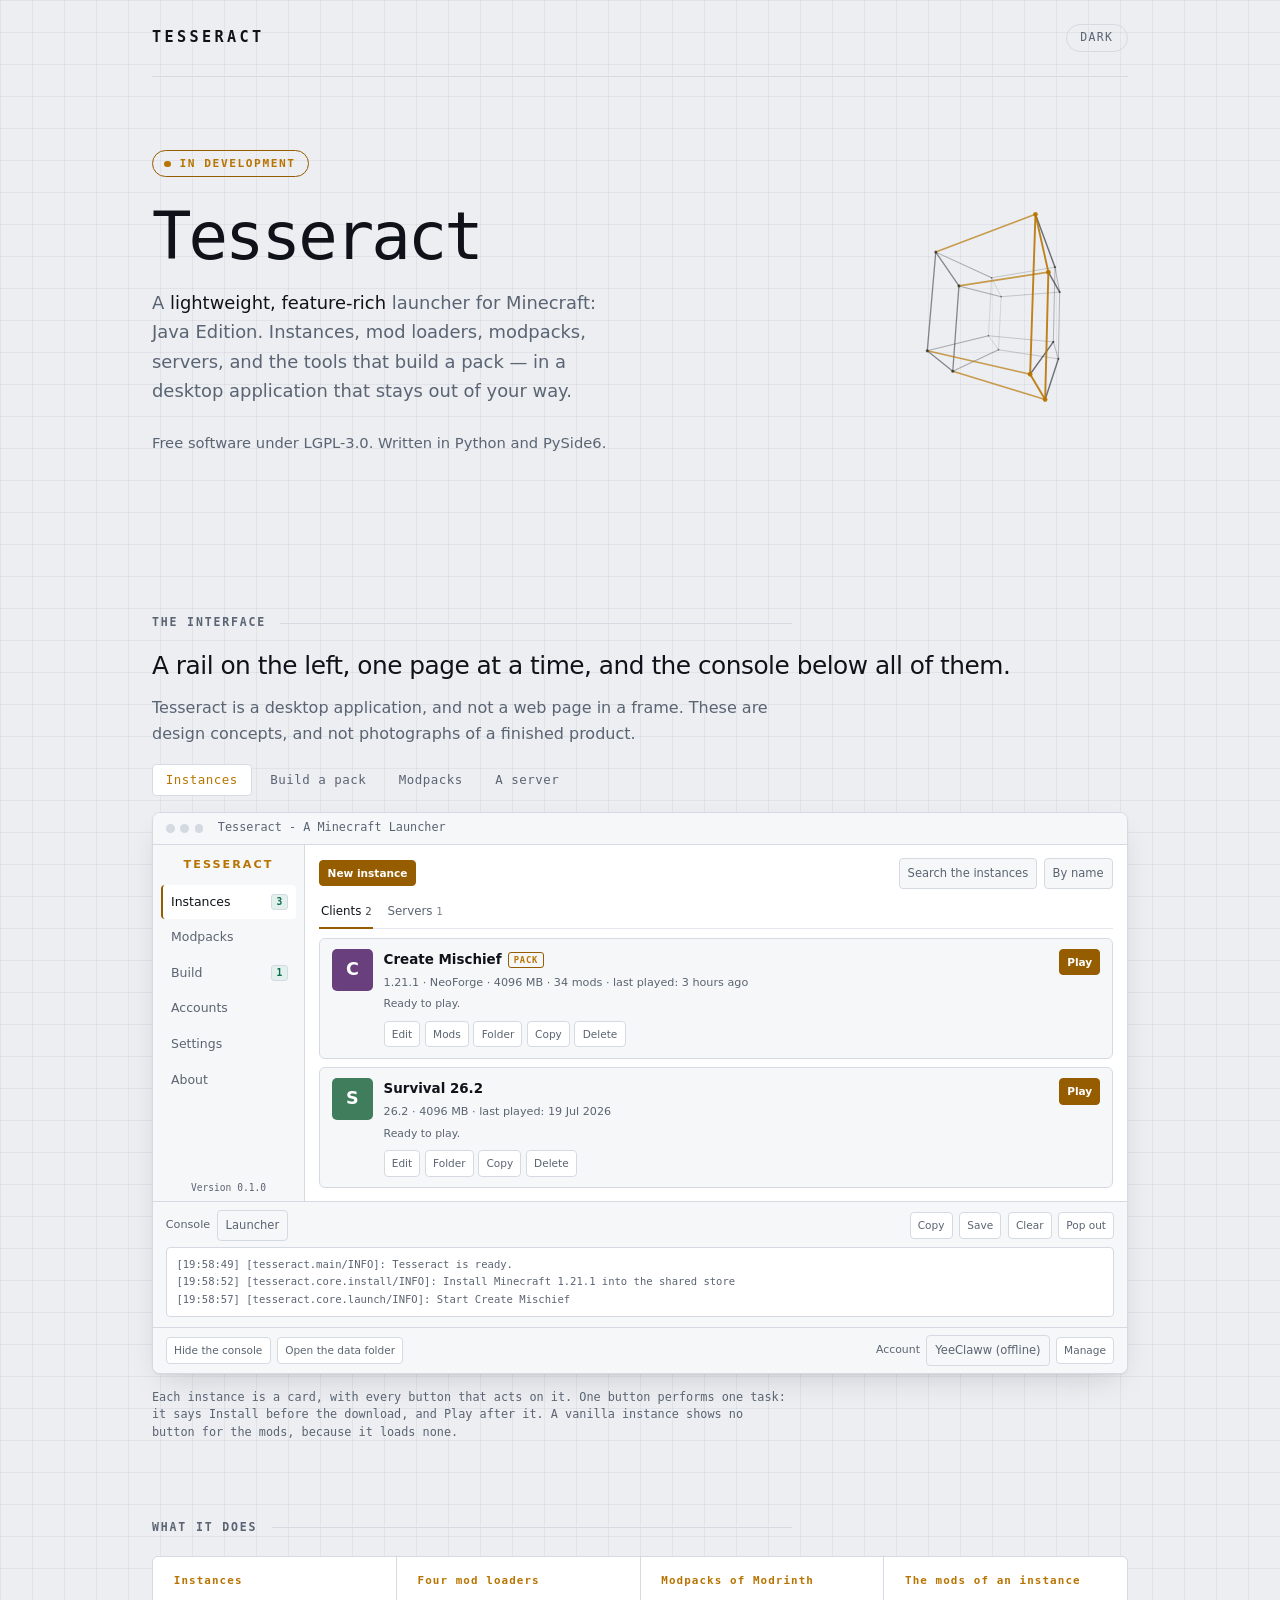
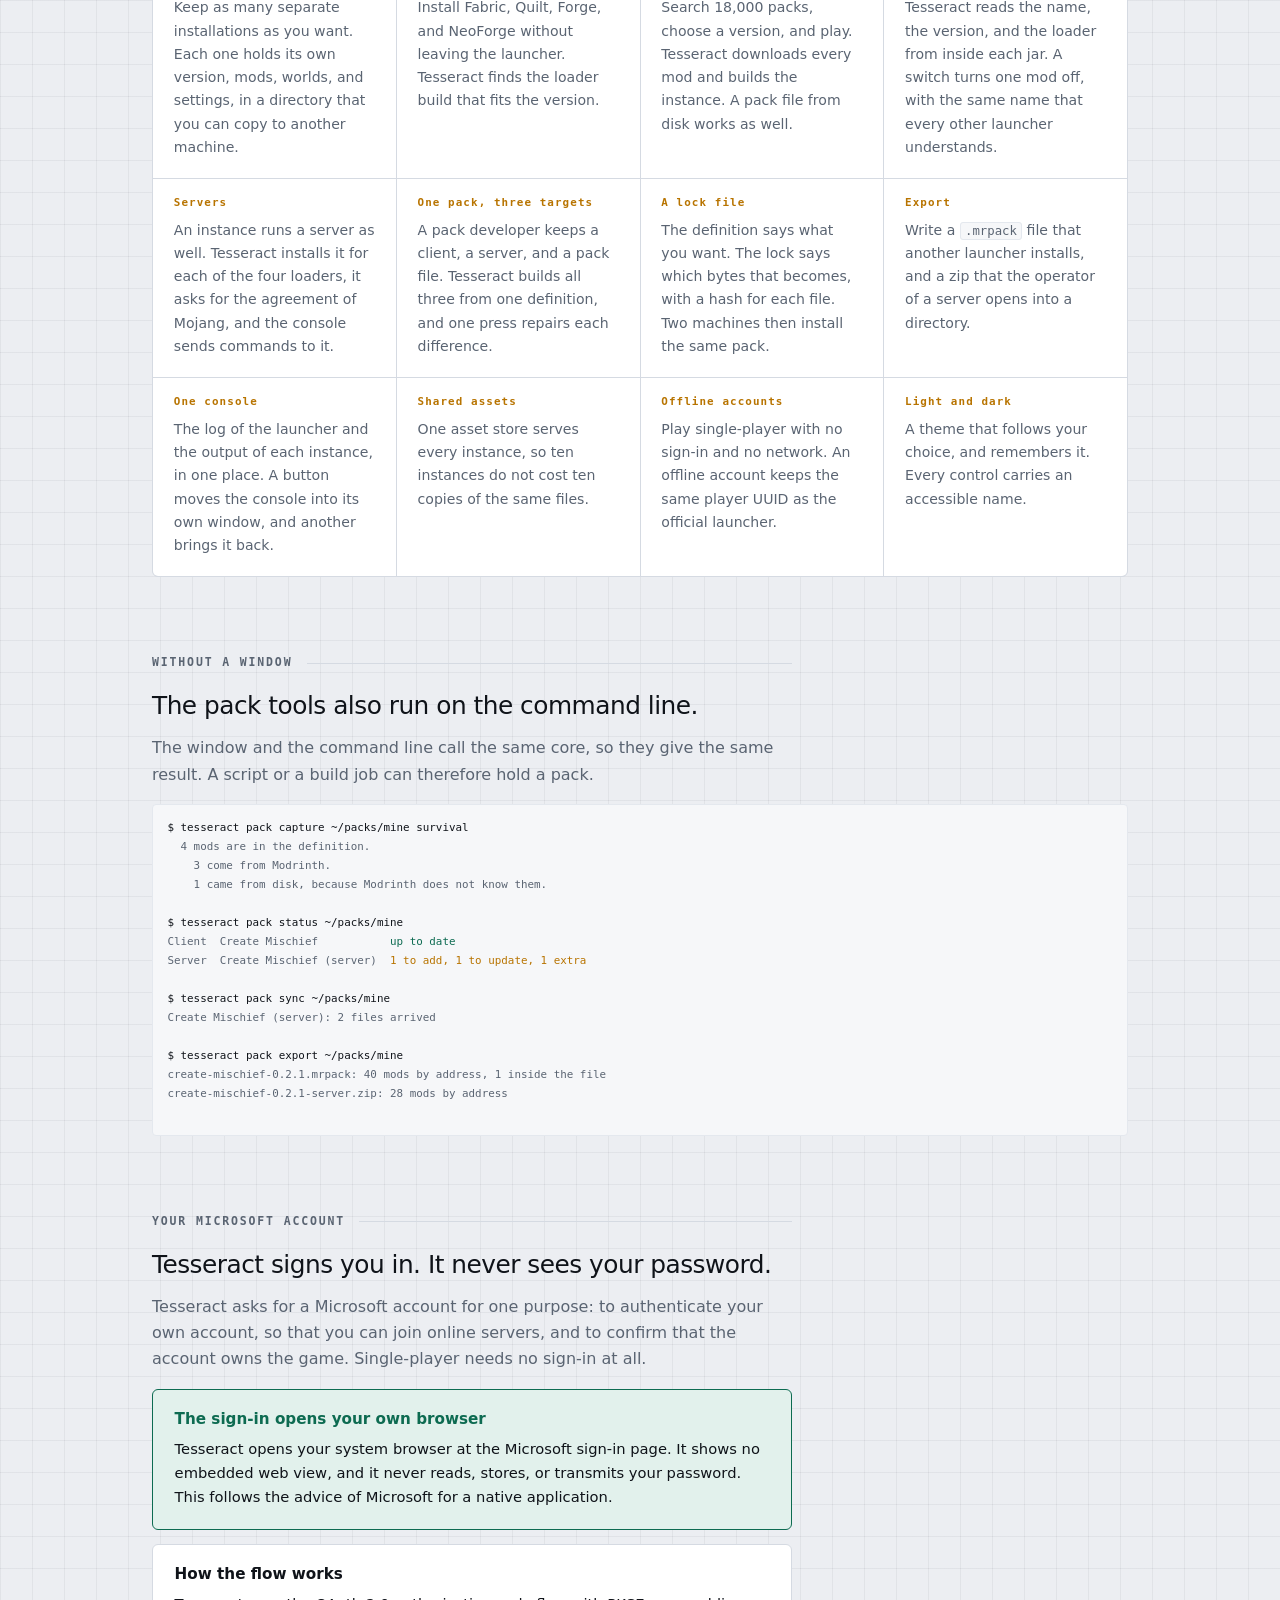
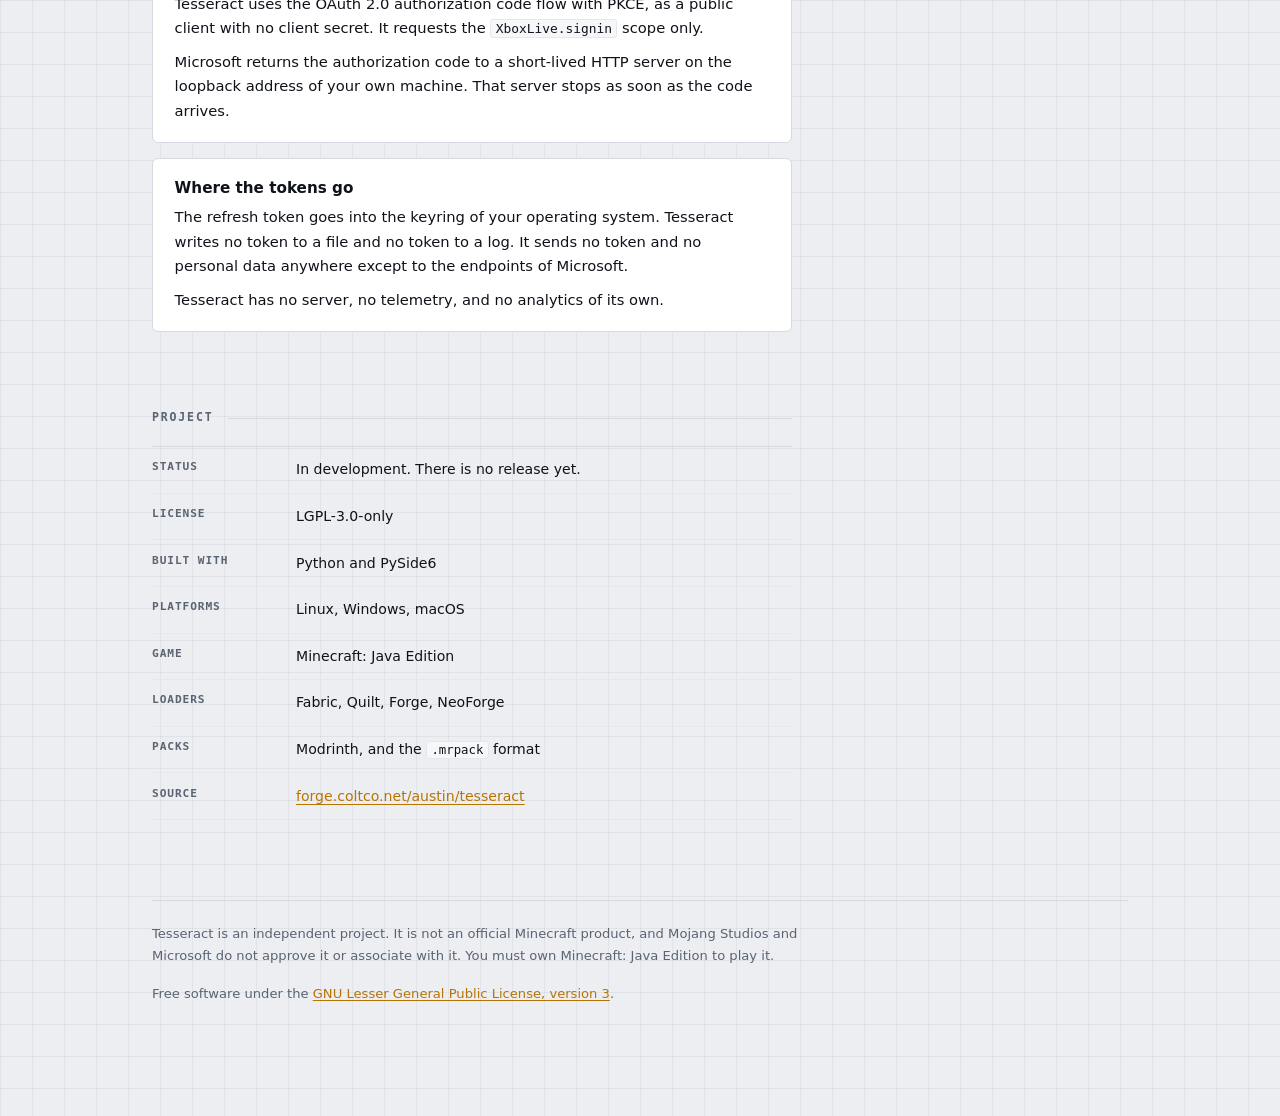
<file: index.html>
<!doctype html>
<html lang="en">
<head>
<meta charset="utf-8">
<meta name="viewport" content="width=device-width, initial-scale=1">
<title>Tesseract</title>
<meta name="description" content="Tesseract is a free and open-source Minecraft launcher, written in Python and PySide6, licensed under LGPL-3.0.">
<meta name="color-scheme" content="light dark">
<link rel="stylesheet" href="style.css">
<script src="theme.js"></script>
</head>
<body>
<a class="skip" href="#main">Skip to the content</a>
<div class="sheet">

  <header class="masthead">
    <div class="wordmark">Tesseract</div>
    <button class="theme-toggle" id="theme" type="button">Dark</button>
  </header>

  <main id="main" tabindex="-1">

  <!-- ============================== Hero ============================== -->

  <div class="hero">
    <div>
      <div class="status"><span class="dot"></span>In development</div>
      <h1>Tesseract</h1>
      <p class="lede">
        A <strong>lightweight, feature-rich</strong> launcher for Minecraft:
        Java Edition. Instances, mod loaders, modpacks, servers, and the tools
        that build a pack — in a desktop application that stays out of your way.
      </p>
      <p class="lede" style="font-size:.92rem">
        Free software under LGPL-3.0. Written in Python and PySide6.
      </p>
    </div>
    <canvas id="tesseract" width="440" height="440" aria-label="A rotating four-dimensional hypercube."></canvas>
  </div>

  <!-- ============================ Interface ============================ -->

  <section>
    <p class="eyebrow">The interface</p>
    <h2>A rail on the left, one page at a time, and the console below all of them.</h2>
    <p style="color:var(--muted)">
      Tesseract is a desktop application, and not a web page in a frame. These
      are design concepts, and not photographs of a finished product.
    </p>

    <div class="tabs" role="tablist" aria-label="The pages of the launcher">
      <button class="tab" role="tab" aria-selected="true"  aria-controls="s1" id="t1" type="button">Instances</button>
      <button class="tab" role="tab" aria-selected="false" aria-controls="s2" id="t2" type="button">Build a pack</button>
      <button class="tab" role="tab" aria-selected="false" aria-controls="s3" id="t3" type="button">Modpacks</button>
      <button class="tab" role="tab" aria-selected="false" aria-controls="s4" id="t4" type="button">A server</button>
    </div>

    <!-- ---- 1. Instances ---- -->
    <div class="shot is-active" id="s1" role="tabpanel" aria-labelledby="t1">
      <div class="frame">
      <div class="app">
        <div class="app-bar">
          <div class="lights"><i></i><i></i><i></i></div>
          <div class="name">Tesseract - A Minecraft Launcher</div>
        </div>
        <div class="app-body2">
          <div class="rail">
            <div class="rail-mark">TESSERACT</div>
            <div class="rail-item on">Instances <span class="rail-badge">3</span></div>
            <div class="rail-item">Modpacks</div>
            <div class="rail-item">Build <span class="rail-badge">1</span></div>
            <div class="rail-item">Accounts</div>
            <div class="rail-item">Settings</div>
            <div class="rail-item">About</div>
            <div class="rail-foot">Version 0.1.0</div>
          </div>
          <div class="page">
            <div class="page-head">
              <span class="mini go">New instance</span>
              <span class="spacer" style="flex:1"></span>
              <span class="field-mock">Search the instances</span>
              <span class="field-mock">By name</span>
            </div>
            <div class="kindtabs">
              <span class="kindtab on">Clients <i>2</i></span>
              <span class="kindtab">Servers <i>1</i></span>
            </div>
            <div class="cards">
              <div class="card">
                <div class="card-icon" style="background:#6a3f7d">C</div>
                <div class="card-main">
                  <div class="card-title">Create Mischief <span class="mark pack">PACK</span></div>
                  <div class="card-facts">1.21.1 &middot; NeoForge &middot; 4096 MB &middot; 34 mods &middot; last played: 3 hours ago</div>
                  <div class="card-state">Ready to play.</div>
                  <div class="card-actions">
                    <span class="mini">Edit</span><span class="mini">Mods</span>
                    <span class="mini">Folder</span><span class="mini">Copy</span>
                    <span class="mini">Delete</span>
                  </div>
                </div>
                <div class="card-side"><span class="mini go">Play</span></div>
              </div>
              <div class="card">
                <div class="card-icon" style="background:#3f7d5c">S</div>
                <div class="card-main">
                  <div class="card-title">Survival 26.2</div>
                  <div class="card-facts">26.2 &middot; 4096 MB &middot; last played: 19 Jul 2026</div>
                  <div class="card-state">Ready to play.</div>
                  <div class="card-actions">
                    <span class="mini">Edit</span><span class="mini">Folder</span>
                    <span class="mini">Copy</span><span class="mini">Delete</span>
                  </div>
                </div>
                <div class="card-side"><span class="mini go">Play</span></div>
              </div>
            </div>
          </div>
        </div>
        <div class="dock">
          <div class="dock-head">
            <span class="who">Console</span>
            <span class="field-mock">Launcher</span>
            <span class="spacer"></span>
            <span class="mini">Copy</span><span class="mini">Save</span>
            <span class="mini">Clear</span><span class="mini">Pop out</span>
          </div>
          <div class="dock-log">[19:58:49] [tesseract.main/INFO]: Tesseract is ready.
[19:58:52] [tesseract.core.install/INFO]: Install Minecraft 1.21.1 into the shared store
[19:58:57] [tesseract.core.launch/INFO]: Start Create Mischief</div>
        </div>
        <div class="statusbar">
          <span class="mini">Hide the console</span>
          <span class="mini">Open the data folder</span>
          <span class="spacer"></span>
          <span>Account</span>
          <span class="field-mock">YeeClaww (offline)</span>
          <span class="mini">Manage</span>
        </div>
      </div>
      </div>
      <p class="caption">
        Each instance is a card, with every button that acts on it. One button
        performs one task: it says Install before the download, and Play after
        it. A vanilla instance shows no button for the mods, because it loads
        none.
      </p>
    </div>

    <!-- ---- 2. Build a pack ---- -->
    <div class="shot" id="s2" role="tabpanel" aria-labelledby="t2" hidden>
      <div class="frame">
      <div class="app">
        <div class="app-bar">
          <div class="lights"><i></i><i></i><i></i></div>
          <div class="name">Tesseract - Build</div>
        </div>
        <div class="app-body2">
          <div class="rail">
            <div class="rail-mark">TESSERACT</div>
            <div class="rail-item">Instances <span class="rail-badge">3</span></div>
            <div class="rail-item">Modpacks</div>
            <div class="rail-item on">Build <span class="rail-badge">1</span></div>
            <div class="rail-item">Accounts</div>
            <div class="rail-item">Settings</div>
            <div class="rail-item">About</div>
            <div class="rail-foot">Version 0.1.0</div>
          </div>
          <div class="page">
            <div class="page-title">Build</div>
            <p class="page-note">
              One definition builds three targets: the client that you play, the
              server that you test, and the pack file that you give away.
            </p>
            <div class="page-head">
              <span class="mini go">New pack</span>
              <span class="mini">Capture an instance</span>
              <span class="mini">Open a pack folder</span>
            </div>
            <div class="cards">
              <div class="card" style="display:block">
                <div class="card-title">Create Mischief <span class="mark">PACK</span></div>
                <div class="card-facts">Minecraft 1.21.1 &middot; NeoForge &middot; 34 mods</div>
                <div class="card-state">Locked: 41 files, 41 client and 28 server. 9 have no side from Modrinth.</div>
                <div class="targets">
                  <span class="who">CLIENT</span><span class="what">Create Mischief</span><span class="ok">up to date</span>
                  <span class="who">SERVER</span><span class="what">Create Mischief (server)</span><span class="drift">1 to add, 1 to update, 1 extra</span>
                  <span class="who">FILE</span><span class="what">The pack file</span><span class="ok">0.2.1: a pack file and a server pack</span>
                </div>
                <div class="card-actions">
                  <span class="mini go">Sync every target</span>
                  <span class="mini">Differences</span>
                  <span class="mini">Update the client</span>
                  <span class="mini">Update the server</span>
                  <span class="mini">Export</span>
                </div>
                <div class="card-actions">
                  <span class="mini">Add mods</span>
                  <span class="mini">Check for updates</span>
                  <span class="mini">Lock</span>
                  <span class="mini">Folder</span>
                  <span class="mini">Forget</span>
                </div>
              </div>
            </div>
          </div>
        </div>
        <div class="statusbar">
          <span class="mini">Hide the console</span>
          <span class="spacer"></span>
          <span>Account</span>
          <span class="field-mock">YeeClaww (offline)</span>
        </div>
      </div>
      </div>
      <p class="caption">
        A pack developer keeps a client, a server, and a pack file. Tesseract
        reads each one against the lock, and it names the difference. One press
        repairs every target. A mod that the lock does not name stays, because
        that mod is often the work of a person.
      </p>
    </div>

    <!-- ---- 3. Modpacks ---- -->
    <div class="shot" id="s3" role="tabpanel" aria-labelledby="t3" hidden>
      <div class="frame">
      <div class="app">
        <div class="app-bar">
          <div class="lights"><i></i><i></i><i></i></div>
          <div class="name">Tesseract - Modpacks</div>
        </div>
        <div class="app-body2">
          <div class="rail">
            <div class="rail-mark">TESSERACT</div>
            <div class="rail-item">Instances <span class="rail-badge">3</span></div>
            <div class="rail-item on">Modpacks</div>
            <div class="rail-item">Build <span class="rail-badge">1</span></div>
            <div class="rail-item">Accounts</div>
            <div class="rail-item">Settings</div>
            <div class="rail-item">About</div>
            <div class="rail-foot">Version 0.1.0</div>
          </div>
          <div class="page">
            <div class="page-title">Modpacks</div>
            <p class="page-note">
              Search the modpacks of Modrinth, and install one with the version
              that you choose.
            </p>
            <div class="page-head">
              <span class="field-mock grow">Search the modpacks of Modrinth</span>
              <span class="field-mock">Best match</span>
              <span class="field-mock">Any loader</span>
              <span class="field-mock">Any version</span>
            </div>
            <div>
              <div class="hit">
                <span class="thumb"></span>
                <span class="who"><b>Fabulously Optimized</b><span>robotkoer &middot; 16.0M downloads &middot; Minecraft 26.2</span></span>
                <span class="mini go">Install</span>
              </div>
              <div class="hit">
                <span class="thumb"></span>
                <span class="who"><b>Cobblemon Official Modpack</b><span>CobbledStudios &middot; 9.8M downloads &middot; Minecraft 1.21.1</span></span>
                <span class="mini go">Install</span>
              </div>
              <div class="hit">
                <span class="thumb"></span>
                <span class="who"><b>Better MC [FABRIC]</b><span>SHXRKIE &middot; 3.1M downloads &middot; Minecraft 1.20.1</span></span>
                <span class="mini go">Install</span>
              </div>
            </div>
            <div class="pager">
              <span class="pg step off">Previous</span>
              <span class="pg on">1</span><span class="pg">2</span><span class="pg">3</span>
              <span class="gap">&hellip;</span><span class="pg">908</span>
              <span class="pg step">Next</span>
            </div>
            <div class="page-note" style="text-align:center">1 to 20 of 18,147 modpacks &middot; page 1 of 908</div>
          </div>
        </div>
        <div class="statusbar">
          <span class="mini">Hide the console</span>
          <span class="spacer"></span>
          <span>Account</span>
          <span class="field-mock">YeeClaww (offline)</span>
        </div>
      </div>
      </div>
      <p class="caption">
        The results come in pages, and each page replaces the list. A list that
        only grows hides how much a search found, and it gives no way back to a
        pack that you passed.
      </p>
    </div>

    <!-- ---- 4. A server ---- -->
    <div class="shot" id="s4" role="tabpanel" aria-labelledby="t4" hidden>
      <div class="frame">
      <div class="app">
        <div class="app-bar">
          <div class="lights"><i></i><i></i><i></i></div>
          <div class="name">Tesseract - A Minecraft Launcher</div>
        </div>
        <div class="app-body2">
          <div class="rail">
            <div class="rail-mark">TESSERACT</div>
            <div class="rail-item on">Instances <span class="rail-badge">3</span></div>
            <div class="rail-item">Modpacks</div>
            <div class="rail-item">Build <span class="rail-badge">1</span></div>
            <div class="rail-item">Accounts</div>
            <div class="rail-item">Settings</div>
            <div class="rail-item">About</div>
            <div class="rail-foot">Version 0.1.0</div>
          </div>
          <div class="page">
            <div class="kindtabs">
              <span class="kindtab">Clients <i>2</i></span>
              <span class="kindtab on">Servers <i>1</i></span>
            </div>
            <div class="cards">
              <div class="card">
                <div class="card-icon" style="background:#7d3f4f">C</div>
                <div class="card-main">
                  <div class="card-title">
                    Create Mischief (server)
                    <span class="mark server">SERVER</span>
                    <span class="mark pack">PACK</span>
                  </div>
                  <div class="card-facts">1.21.1 &middot; NeoForge &middot; Server &middot; 4096 MB &middot; 28 mods</div>
                  <div class="card-state">This server runs now.</div>
                  <div class="card-actions">
                    <span class="mini">Edit</span><span class="mini">Mods</span>
                    <span class="mini">Folder</span><span class="mini">Copy</span>
                    <span class="mini">Delete</span>
                  </div>
                </div>
                <div class="card-side"><span class="mini warn">Stop</span></div>
              </div>
            </div>
          </div>
        </div>
        <div class="dock">
          <div class="dock-head">
            <span class="who">Console</span>
            <span class="field-mock">Create Mischief (server)</span>
            <span class="spacer"></span>
            <span class="mini">Copy</span><span class="mini">Save</span>
            <span class="mini">Clear</span><span class="mini">Pop out</span>
          </div>
          <div class="dock-log">[19:58:05] [ServerMain/INFO]: Starting minecraft server version 1.21.1
[19:58:06] [Server thread/INFO]: Preparing level "world"
<b>[19:58:08] [Server thread/INFO]: Done (2.309s)! For help, type "help"</b>
[19:58:20] [Server thread/INFO]: YeeClaww joined the game</div>
          <div class="dock-input">say the pack is live</div>
        </div>
        <div class="statusbar">
          <span class="mini">Hide the console</span>
          <span class="spacer"></span>
          <span>Create Mischief (server) runs.</span>
        </div>
      </div>
      </div>
      <p class="caption">
        A server is an instance with no account. Tesseract shows the agreement
        of Mojang before the first start, and it writes <code>eula.txt</code>
        only after you accept it. The Stop button sends the word
        <code>stop</code>, so the server saves every world.
      </p>
    </div>
  </section>

  <!-- ============================ Features ============================ -->

  <section>
    <p class="eyebrow">What it does</p>
    <div class="grid">
      <div class="cell">
        <span class="n">Instances</span>
        <p>Keep as many separate installations as you want. Each one holds its own version, mods, worlds, and settings, in a directory that you can copy to another machine.</p>
      </div>
      <div class="cell">
        <span class="n">Four mod loaders</span>
        <p>Install Fabric, Quilt, Forge, and NeoForge without leaving the launcher. Tesseract finds the loader build that fits the version.</p>
      </div>
      <div class="cell">
        <span class="n">Modpacks of Modrinth</span>
        <p>Search 18,000 packs, choose a version, and play. Tesseract downloads every mod and builds the instance. A pack file from disk works as well.</p>
      </div>
      <div class="cell">
        <span class="n">The mods of an instance</span>
        <p>Tesseract reads the name, the version, and the loader from inside each jar. A switch turns one mod off, with the same name that every other launcher understands.</p>
      </div>
      <div class="cell">
        <span class="n">Servers</span>
        <p>An instance runs a server as well. Tesseract installs it for each of the four loaders, it asks for the agreement of Mojang, and the console sends commands to it.</p>
      </div>
      <div class="cell">
        <span class="n">One pack, three targets</span>
        <p>A pack developer keeps a client, a server, and a pack file. Tesseract builds all three from one definition, and one press repairs each difference.</p>
      </div>
      <div class="cell">
        <span class="n">A lock file</span>
        <p>The definition says what you want. The lock says which bytes that becomes, with a hash for each file. Two machines then install the same pack.</p>
      </div>
      <div class="cell">
        <span class="n">Export</span>
        <p>Write a <code>.mrpack</code> file that another launcher installs, and a zip that the operator of a server opens into a directory.</p>
      </div>
      <div class="cell">
        <span class="n">One console</span>
        <p>The log of the launcher and the output of each instance, in one place. A button moves the console into its own window, and another brings it back.</p>
      </div>
      <div class="cell">
        <span class="n">Shared assets</span>
        <p>One asset store serves every instance, so ten instances do not cost ten copies of the same files.</p>
      </div>
      <div class="cell">
        <span class="n">Offline accounts</span>
        <p>Play single-player with no sign-in and no network. An offline account keeps the same player UUID as the official launcher.</p>
      </div>
      <div class="cell">
        <span class="n">Light and dark</span>
        <p>A theme that follows your choice, and remembers it. Every control carries an accessible name.</p>
      </div>
    </div>
  </section>

  <!-- ============================ The command line ============================ -->

  <section>
    <p class="eyebrow">Without a window</p>
    <h2>The pack tools also run on the command line.</h2>
    <p style="color:var(--muted)">
      The window and the command line call the same core, so they give the same
      result. A script or a build job can therefore hold a pack.
    </p>
    <div class="cli"><i>$ tesseract pack capture ~/packs/mine survival</i>
  4 mods are in the definition.
    3 come from Modrinth.
    1 came from disk, because Modrinth does not know them.

<i>$ tesseract pack status ~/packs/mine</i>
Client  Create Mischief           <b>up to date</b>
Server  Create Mischief (server)  <em>1 to add, 1 to update, 1 extra</em>

<i>$ tesseract pack sync ~/packs/mine</i>
Create Mischief (server): 2 files arrived

<i>$ tesseract pack export ~/packs/mine</i>
create-mischief-0.2.1.mrpack: 40 mods by address, 1 inside the file
create-mischief-0.2.1-server.zip: 28 mods by address
    </div>
  </section>

  <!-- ============================= Account ============================= -->

  <section>
    <p class="eyebrow">Your Microsoft account</p>
    <h2>Tesseract signs you in. It never sees your password.</h2>
    <p style="color:var(--muted)">
      Tesseract asks for a Microsoft account for one purpose: to authenticate
      your own account, so that you can join online servers, and to confirm that
      the account owns the game. Single-player needs no sign-in at all.
    </p>

    <div class="stack">
      <div class="panel key">
        <h3>The sign-in opens your own browser</h3>
        <p>
          Tesseract opens your system browser at the Microsoft sign-in page. It
          shows no embedded web view, and it never reads, stores, or transmits
          your password. This follows the advice of Microsoft for a native
          application.
        </p>
      </div>

      <div class="panel">
        <h3>How the flow works</h3>
        <p>
          Tesseract uses the OAuth 2.0 authorization code flow with PKCE, as a
          public client with no client secret. It requests the
          <code>XboxLive.signin</code> scope only.
        </p>
        <p>
          Microsoft returns the authorization code to a short-lived HTTP server
          on the loopback address of your own machine. That server stops as soon
          as the code arrives.
        </p>
      </div>

      <div class="panel">
        <h3>Where the tokens go</h3>
        <p>
          The refresh token goes into the keyring of your operating system.
          Tesseract writes no token to a file and no token to a log. It sends no
          token and no personal data anywhere except to the endpoints of
          Microsoft.
        </p>
        <p>
          Tesseract has no server, no telemetry, and no analytics of its own.
        </p>
      </div>
    </div>
  </section>

  <!-- ============================== Facts ============================== -->

  <section>
    <p class="eyebrow">Project</p>
    <dl>
      <dt>Status</dt>
      <dd>In development. There is no release yet.</dd>
      <dt>License</dt>
      <dd>LGPL-3.0-only</dd>
      <dt>Built with</dt>
      <dd>Python and PySide6</dd>
      <dt>Platforms</dt>
      <dd>Linux, Windows, macOS</dd>
      <dt>Game</dt>
      <dd>Minecraft: Java Edition</dd>
      <dt>Loaders</dt>
      <dd>Fabric, Quilt, Forge, NeoForge</dd>
      <dt>Packs</dt>
      <dd>Modrinth, and the <code>.mrpack</code> format</dd>
      <dt>Source</dt>
      <dd><a href="https://forge.coltco.net/austin/tesseract">forge.coltco.net/austin/tesseract</a></dd>
    </dl>
  </section>

  </main>

  <footer>
    <p>
      Tesseract is an independent project. It is not an official Minecraft
      product, and Mojang Studios and Microsoft do not approve it or associate
      with it. You must own Minecraft: Java Edition to play it.
    </p>
    <p>
      Free software under the
      <a href="https://www.gnu.org/licenses/lgpl-3.0.html">GNU Lesser General Public License, version 3</a>.
    </p>
  </footer>

</div>

<script src="ui.js" defer></script>
<script src="hypercube.js" defer></script>
</body>
</html>
</file>
<file: style.css>
/* ---------------------------------------------------------------
   Tokens. The bare :root block is the complete light palette.
   The two blocks after it redefine tokens only.
   --------------------------------------------------------------- */

:root {
  --bg:        #eceef2;
  --panel:     #ffffff;
  --panel-2:   #f6f7f9;
  --line:      #d5dae2;
  --line-soft: #e4e8ee;
  --ink:       #0f1319;
  --muted:     #5a6472;
  --accent:    #965c00;
  --accent-hi: #b87400;
  --on-accent: #ffffff;
  --ok:        #0d6b51;
  --ok-bg:     #e2f1ec;
  --grid:      rgba(15, 19, 25, 0.05);
  --shadow:    0 1px 2px rgba(15,19,25,.06), 0 12px 32px -12px rgba(15,19,25,.18);
}

@media (prefers-color-scheme: dark) {
  :root:not([data-theme="light"]) {
    --bg:        #0c0f14;
    --panel:     #131820;
    --panel-2:   #19202a;
    --line:      #252d3a;
    --line-soft: #1c232e;
    --ink:       #e4e9f0;
    --muted:     #8a95a5;
    --accent:    #ffc061;
    --accent-hi: #ffd493;
    --on-accent: #1a1206;
    --ok:        #4fd6ab;
    --ok-bg:     #10251f;
    --grid:      rgba(255, 255, 255, 0.035);
    --shadow:    0 1px 2px rgba(0,0,0,.4), 0 16px 40px -16px rgba(0,0,0,.7);
  }
}

:root[data-theme="dark"] {
  --bg:        #0c0f14;
  --panel:     #131820;
  --panel-2:   #19202a;
  --line:      #252d3a;
  --line-soft: #1c232e;
  --ink:       #e4e9f0;
  --muted:     #8a95a5;
  --accent:    #ffc061;
  --accent-hi: #ffd493;
  --on-accent: #1a1206;
  --ok:        #4fd6ab;
  --ok-bg:     #10251f;
  --grid:      rgba(255, 255, 255, 0.035);
  --shadow:    0 1px 2px rgba(0,0,0,.4), 0 16px 40px -16px rgba(0,0,0,.7);
}

:root {
  --mono: ui-monospace, "JetBrains Mono", "SF Mono", "DejaVu Sans Mono", Menlo, Consolas, monospace;
  --sans: system-ui, -apple-system, "Segoe UI", Cantarell, "Noto Sans", Ubuntu, sans-serif;
  --col:  40rem;
}

* { box-sizing: border-box; }

html { scroll-behavior: smooth; }

body {
  margin: 0;
  background-color: var(--bg);
  /* Drafting grid. Two hairlines, offset so the content sits on the sheet. */
  background-image:
    linear-gradient(var(--grid) 1px, transparent 1px),
    linear-gradient(90deg, var(--grid) 1px, transparent 1px);
  background-size: 2rem 2rem;
  color: var(--ink);
  font: 400 16px/1.65 var(--sans);
  -webkit-font-smoothing: antialiased;
}

@media (prefers-reduced-motion: reduce) {
  html { scroll-behavior: auto; }
  *, *::before, *::after {
    animation-duration: .001ms !important;
    transition-duration: .001ms !important;
  }
}

.sheet {
  max-width: 64rem;
  margin: 0 auto;
  padding: 0 1.5rem 6rem;
}

/* ---------------------------------------------------------------
   Shared type
   --------------------------------------------------------------- */

.eyebrow {
  font: 600 .72rem/1 var(--mono);
  letter-spacing: .16em;
  text-transform: uppercase;
  color: var(--muted);
  display: flex;
  align-items: center;
  gap: .9rem;
  margin: 0 0 1.4rem;
}

.eyebrow::after {
  content: "";
  flex: 1;
  height: 1px;
  background: var(--line);
}

h2 {
  font: 500 1.55rem/1.25 var(--sans);
  letter-spacing: -.02em;
  text-wrap: balance;
  margin: 0 0 .8rem;
}

h3 {
  font: 600 .95rem/1.4 var(--sans);
  margin: 0 0 .4rem;
}

p { margin: 0 0 1rem; max-width: var(--col); }

a { color: var(--accent-hi); text-underline-offset: .18em; }
a:focus-visible,
button:focus-visible {
  outline: 2px solid var(--accent-hi);
  outline-offset: 2px;
  border-radius: 2px;
}

code {
  font: .875em/1.5 var(--mono);
  background: var(--panel-2);
  border: 1px solid var(--line-soft);
  border-radius: 3px;
  padding: .08em .34em;
}

section { margin-top: 5rem; }

/* ---------------------------------------------------------------
   Masthead
   --------------------------------------------------------------- */

.masthead {
  display: flex;
  align-items: center;
  justify-content: space-between;
  gap: 1rem;
  padding: 1.5rem 0;
  border-bottom: 1px solid var(--line);
}

.wordmark {
  font: 600 .95rem/1 var(--mono);
  letter-spacing: .22em;
  text-transform: uppercase;
}

.theme-toggle {
  font: 500 .72rem/1 var(--mono);
  letter-spacing: .12em;
  text-transform: uppercase;
  color: var(--muted);
  background: transparent;
  border: 1px solid var(--line);
  border-radius: 999px;
  padding: .45rem .85rem;
  cursor: pointer;
  transition: color .15s, border-color .15s;
}

.theme-toggle:hover { color: var(--ink); border-color: var(--muted); }

/* ---------------------------------------------------------------
   Hero
   --------------------------------------------------------------- */

.hero {
  display: grid;
  grid-template-columns: 1fr 15rem;
  gap: 3rem;
  align-items: center;
  padding: 4.5rem 0 3.5rem;
}

.hero h1 {
  font: 500 clamp(2.6rem, 7vw, 4.1rem)/1.02 var(--mono);
  letter-spacing: -.045em;
  margin: 0 0 1.1rem;
}

.hero .lede {
  font-size: 1.12rem;
  color: var(--muted);
  max-width: 30rem;
  margin-bottom: 1.6rem;
}

.hero .lede strong { color: var(--ink); font-weight: 500; }

#tesseract {
  width: 100%;
  height: auto;
  aspect-ratio: 1;
  display: block;
}

.status {
  display: inline-flex;
  align-items: center;
  gap: .55rem;
  font: 600 .7rem/1 var(--mono);
  letter-spacing: .14em;
  text-transform: uppercase;
  color: var(--accent-hi);
  border: 1px solid var(--accent);
  border-radius: 999px;
  padding: .45rem .8rem .45rem .7rem;
  margin-bottom: 1.6rem;
}

.status .dot {
  width: .4rem; height: .4rem;
  border-radius: 50%;
  background: currentColor;
}

/* ---------------------------------------------------------------
   Mockups
   --------------------------------------------------------------- */

.tabs {
  display: flex;
  gap: .3rem;
  margin-bottom: 1rem;
  flex-wrap: wrap;
}

.tab {
  font: 500 .78rem/1 var(--mono);
  letter-spacing: .04em;
  color: var(--muted);
  background: transparent;
  border: 1px solid transparent;
  border-radius: 4px;
  padding: .55rem .8rem;
  cursor: pointer;
  transition: color .15s, background .15s, border-color .15s;
}

.tab:hover { color: var(--ink); }

.tab[aria-selected="true"] {
  color: var(--accent-hi);
  border-color: var(--line);
  background: var(--panel);
}

.shot { display: none; }
.shot.is-active { display: block; }

/* The fake application window. */
.app {
  border: 1px solid var(--line);
  border-radius: 8px;
  overflow: hidden;
  background: var(--panel);
  box-shadow: var(--shadow);
  font-size: .8rem;
}

.app-bar {
  display: flex;
  align-items: center;
  gap: .5rem;
  padding: .6rem .8rem;
  background: var(--panel-2);
  border-bottom: 1px solid var(--line);
}

.app-bar .lights { display: flex; gap: .35rem; }
.app-bar .lights i {
  width: .55rem; height: .55rem;
  border-radius: 50%;
  background: var(--line);
  display: block;
}

.app-bar .name {
  font: 500 .74rem/1 var(--mono);
  color: var(--muted);
  margin-left: .4rem;
}

.app-body {
  display: grid;
  grid-template-columns: 13rem 1fr;
  min-height: 21rem;
}

.side {
  border-right: 1px solid var(--line);
  background: var(--panel-2);
  display: flex;
  flex-direction: column;
  padding: .6rem;
  gap: .5rem;
}

.side .list { display: flex; flex-direction: column; gap: .15rem; flex: 1; }

.row {
  padding: .5rem .6rem;
  border-radius: 4px;
  color: var(--muted);
  display: flex;
  flex-direction: column;
  gap: .12rem;
  border: 1px solid transparent;
}

.row b { font-weight: 500; color: var(--ink); font-size: .82rem; }
.row span { font: .68rem/1.3 var(--mono); }

.row.sel {
  background: var(--panel);
  border-color: var(--line);
}
.row.sel b { color: var(--accent-hi); }

.side .actions { display: flex; flex-direction: column; gap: .35rem; }

.btn {
  font: 500 .74rem/1 var(--sans);
  padding: .5rem .7rem;
  border-radius: 4px;
  border: 1px solid var(--line);
  background: var(--panel);
  color: var(--ink);
  text-align: center;
}

.btn.primary {
  background: var(--accent);
  border-color: var(--accent);
  color: var(--on-accent);
  font-weight: 600;
  padding: .62rem .9rem;
}

.btn.ghost { background: transparent; }

.detail { padding: 1.1rem 1.2rem; display: flex; flex-direction: column; gap: .9rem; }

.detail .h {
  font: 500 1.15rem/1.2 var(--sans);
  letter-spacing: -.01em;
}

.detail .sub { font: .72rem/1.4 var(--mono); color: var(--muted); margin-top: .2rem; }

.controls {
  display: flex;
  align-items: center;
  gap: .5rem;
  flex-wrap: wrap;
  padding-bottom: .9rem;
  border-bottom: 1px solid var(--line-soft);
}

.controls .label {
  font: 600 .68rem/1 var(--mono);
  letter-spacing: .1em;
  text-transform: uppercase;
  color: var(--muted);
}

.select {
  font: .74rem/1 var(--sans);
  padding: .5rem .7rem;
  border: 1px solid var(--line);
  border-radius: 4px;
  background: var(--panel-2);
  color: var(--ink);
  display: flex;
  align-items: center;
  gap: .5rem;
  min-width: 9rem;
  justify-content: space-between;
}

.select::after { content: "\25BE"; color: var(--muted); }

.spacer { flex: 1; }

.bar {
  height: .4rem;
  border-radius: 999px;
  background: var(--line-soft);
  overflow: hidden;
}

.bar i { display: block; height: 100%; background: var(--accent); border-radius: 999px; }

.barline {
  display: flex;
  justify-content: space-between;
  font: .68rem/1 var(--mono);
  color: var(--muted);
  margin-bottom: .4rem;
}

.log {
  flex: 1;
  background: var(--panel-2);
  border: 1px solid var(--line-soft);
  border-radius: 4px;
  padding: .6rem .7rem;
  font: .68rem/1.7 var(--mono);
  color: var(--muted);
  overflow: hidden;
  min-height: 6rem;
}

.log b { color: var(--ok); font-weight: 500; }
.log em { color: var(--accent-hi); font-style: normal; }

.foot {
  display: flex;
  align-items: center;
  gap: .7rem;
  font: .7rem/1 var(--sans);
  color: var(--muted);
  padding-top: .8rem;
  border-top: 1px solid var(--line-soft);
}

.check { display: flex; align-items: center; gap: .4rem; }
.check i {
  width: .78rem; height: .78rem;
  border: 1px solid var(--accent);
  background: var(--accent);
  border-radius: 3px;
  display: grid;
  place-items: center;
  font-size: .6rem;
  color: var(--panel);
  font-style: normal;
}

/* The new-instance form. */
.form { padding: 1.4rem 1.5rem; display: flex; flex-direction: column; gap: 1rem; max-width: 30rem; }
.field { display: flex; flex-direction: column; gap: .35rem; }
.field .label {
  font: 600 .68rem/1 var(--mono);
  letter-spacing: .1em;
  text-transform: uppercase;
  color: var(--muted);
}
.input {
  font: .8rem/1 var(--sans);
  padding: .58rem .7rem;
  border: 1px solid var(--line);
  border-radius: 4px;
  background: var(--panel-2);
}
.chips { display: flex; gap: .35rem; flex-wrap: wrap; }
.chip {
  font: 500 .72rem/1 var(--mono);
  padding: .45rem .7rem;
  border: 1px solid var(--line);
  border-radius: 999px;
  color: var(--muted);
}
.chip.on { border-color: var(--accent); color: var(--accent-hi); background: var(--panel); }

.caption {
  font: .74rem/1.5 var(--mono);
  color: var(--muted);
  margin-top: .9rem;
}

/* ---------------------------------------------------------------
   Feature grid, panels, facts
   --------------------------------------------------------------- */

.grid {
  display: grid;
  grid-template-columns: repeat(auto-fit, minmax(15rem, 1fr));
  gap: 1px;
  background: var(--line);
  border: 1px solid var(--line);
  border-radius: 6px;
  overflow: hidden;
}

.cell { background: var(--panel); padding: 1.2rem 1.3rem; }
.cell .n {
  font: 600 .68rem/1 var(--mono);
  letter-spacing: .1em;
  color: var(--accent-hi);
  display: block;
  margin-bottom: .6rem;
}
.cell p { font-size: .88rem; color: var(--muted); margin: 0; }

.panel {
  background: var(--panel);
  border: 1px solid var(--line);
  border-radius: 6px;
  padding: 1.2rem 1.35rem;
}
.panel p { font-size: .92rem; margin-bottom: .6rem; }
.panel p:last-child { margin-bottom: 0; }

.panel.key {
  background: var(--ok-bg);
  border-color: var(--ok);
}
.panel.key h3 { color: var(--ok); }

.stack { display: flex; flex-direction: column; gap: .9rem; max-width: var(--col); }

dl {
  margin: 0;
  display: grid;
  grid-template-columns: 9rem 1fr;
  gap: 0;
  max-width: var(--col);
  border-top: 1px solid var(--line);
}
dt, dd {
  padding: .7rem 0;
  border-bottom: 1px solid var(--line-soft);
  margin: 0;
  font-size: .88rem;
}
dt { font: 600 .7rem/1.6 var(--mono); letter-spacing: .08em; text-transform: uppercase; color: var(--muted); }

footer {
  margin-top: 5rem;
  padding-top: 1.4rem;
  border-top: 1px solid var(--line);
  font-size: .82rem;
  color: var(--muted);
}

footer p { max-width: 44rem; }

/* ---------------------------------------------------------------
   The skip link. It stays out of sight until the keyboard reaches it.
   --------------------------------------------------------------- */

.skip {
  position: absolute;
  left: .75rem;
  top: -4rem;
  z-index: 10;
  background: var(--panel);
  color: var(--ink);
  border: 1px solid var(--accent);
  border-radius: 0 0 5px 5px;
  padding: .6rem 1rem;
  font: 600 .8rem/1 var(--sans);
  text-decoration: none;
  transition: top .15s;
}

.skip:focus { top: 0; }

main:focus { outline: none; }

/* ---------------------------------------------------------------
   Narrow screens

   The mockup keeps both panes. A launcher is a wide window, and a
   stacked version would show a layout that Tesseract does not have.
   The frame therefore scrolls sideways in its own box, and the page
   itself never does.
   --------------------------------------------------------------- */

.frame { max-width: 100%; }

@media (max-width: 62rem) {
  .frame {
    overflow-x: auto;
    overscroll-behavior-x: contain;
    padding-bottom: .6rem;
  }
  .app { min-width: 46rem; }
}

@media (max-width: 52rem) {
  .hero {
    grid-template-columns: 1fr;
    gap: 1.6rem;
    padding: 2.75rem 0 2.5rem;
  }
  #tesseract { max-width: 10rem; }
  section { margin-top: 3.5rem; }
  h2 { font-size: 1.35rem; }
  .panel, .cell { padding: 1.05rem 1.15rem; }
}

@media (max-width: 34rem) {
  .sheet { padding: 0 1.1rem 4rem; }
  body { background-size: 1.5rem 1.5rem; }

  .masthead { padding: 1.1rem 0; }
  .hero { padding-top: 2.25rem; }
  .hero h1 { font-size: 2.55rem; }
  .hero .lede { font-size: 1rem; }
  #tesseract { max-width: 8.5rem; }

  h2 { font-size: 1.25rem; }
  .eyebrow { gap: .7rem; margin-bottom: 1.1rem; }

  .tabs { gap: .15rem; }
  .tab { padding: .5rem .55rem; font-size: .72rem; }
  .app { min-width: 42rem; }

  dl { grid-template-columns: 1fr; }
  dt { padding-bottom: 0; border-bottom: 0; }
  dd { padding-top: .15rem; padding-bottom: .85rem; }
  /* The repository addresses are long. Let them break rather than push
     the page sideways. */
  dd, footer { overflow-wrap: anywhere; }

  footer { margin-top: 3.5rem; }
}

/* A coarse pointer gets a wider tap target on the two real controls. */
@media (pointer: coarse) {
  .tab { padding-top: .7rem; padding-bottom: .7rem; }
  .theme-toggle { padding: .6rem 1rem; }
}

/* ---------------------------------------------------------------
   The mock of the launcher, second version.

   The launcher holds a rail on the left, one page at a time, and a
   console below every page. These rules draw that shape. The older
   rules above draw the two-pane window of the first concept, and the
   page no longer uses them.
   --------------------------------------------------------------- */

.app-body2 {
  display: grid;
  grid-template-columns: 9.5rem 1fr;
  min-height: 22rem;
}

/* The rail. */
.rail {
  border-right: 1px solid var(--line);
  background: var(--panel-2);
  display: flex;
  flex-direction: column;
  padding: .7rem .5rem .5rem;
  gap: .1rem;
}

.rail-mark {
  font: 700 .7rem/1 var(--sans);
  letter-spacing: .18em;
  color: var(--accent-hi);
  text-align: center;
  padding: .2rem 0 .8rem;
}

.rail-item {
  display: flex;
  align-items: center;
  gap: .4rem;
  padding: .42rem .5rem;
  border-radius: 4px;
  border-left: 2px solid transparent;
  color: var(--muted);
  font-size: .78rem;
}

.rail-item.on {
  background: var(--panel);
  border-left-color: var(--accent);
  color: var(--ink);
  font-weight: 500;
}

.rail-badge {
  margin-left: auto;
  background: var(--ok-bg);
  border: 1px solid var(--line);
  border-radius: 3px;
  color: var(--ok);
  font: 700 .6rem/1 var(--mono);
  padding: .15rem .3rem;
}

.rail-foot {
  margin-top: auto;
  color: var(--muted);
  font: .6rem/1 var(--mono);
  text-align: center;
  padding-top: .5rem;
}

/* One page. */
.page {
  display: flex;
  flex-direction: column;
  gap: .55rem;
  padding: .8rem .9rem;
  min-width: 0;
}

.page-title { font: 600 1rem/1.2 var(--sans); }

.page-note { color: var(--muted); font-size: .74rem; margin: -.3rem 0 .1rem; }

.page-head { display: flex; align-items: center; gap: .4rem; flex-wrap: wrap; }

.field-mock {
  border: 1px solid var(--line);
  border-radius: 4px;
  background: var(--panel-2);
  color: var(--muted);
  font-size: .72rem;
  padding: .32rem .5rem;
}

.field-mock.grow { flex: 1; min-width: 6rem; }

/* The two tabs that separate the clients from the servers. */
.kindtabs { display: flex; gap: .8rem; border-bottom: 1px solid var(--line-soft); }

.kindtab {
  color: var(--muted);
  font-size: .74rem;
  font-weight: 500;
  padding: .25rem .1rem .35rem;
  border-bottom: 2px solid transparent;
  margin-bottom: -1px;
}

.kindtab.on { color: var(--ink); border-bottom-color: var(--accent); }

.kindtab i { font-style: normal; font-family: var(--mono); font-size: .66rem; opacity: .8; }

/* The card of one instance, and the card of one pack. */
.cards { display: flex; flex-direction: column; gap: .5rem; }

.card {
  border: 1px solid var(--line);
  border-radius: 6px;
  background: var(--panel-2);
  padding: .65rem .7rem;
  display: flex;
  gap: .65rem;
}

.card-icon {
  width: 2.6rem; height: 2.6rem;
  border-radius: 5px;
  display: grid;
  place-items: center;
  font: 700 1.1rem/1 var(--sans);
  color: #fff;
  flex: none;
}

.card-main { flex: 1; min-width: 0; display: flex; flex-direction: column; gap: .18rem; }

.card-title {
  display: flex; align-items: center; gap: .4rem; flex-wrap: wrap;
  font-weight: 600; font-size: .84rem;
}

.mark {
  border: 1px solid var(--line);
  border-radius: 3px;
  font: 700 .55rem/1 var(--mono);
  letter-spacing: .09em;
  padding: .16rem .3rem;
  color: var(--muted);
}

.mark.pack { color: var(--accent-hi); border-color: var(--accent); }
.mark.server { color: var(--ok); border-color: var(--ok); }

.card-facts { color: var(--muted); font-size: .7rem; }
.card-state { color: var(--muted); font-size: .68rem; }

.card-actions { display: flex; gap: .28rem; flex-wrap: wrap; margin-top: .3rem; }

.mini {
  border: 1px solid var(--line);
  border-radius: 4px;
  background: var(--panel);
  color: var(--muted);
  font-size: .66rem;
  padding: .22rem .45rem;
}

.mini.go {
  background: var(--accent);
  border-color: var(--accent);
  color: var(--on-accent);
  font-weight: 600;
}

.mini.warn { color: var(--accent-hi); border-color: var(--accent); }

.card-side { display: flex; flex-direction: column; gap: .3rem; flex: none; }

/* The rows of the three targets of a pack. */
.targets {
  display: grid;
  grid-template-columns: 3.2rem auto 1fr;
  gap: .12rem .5rem;
  font-size: .7rem;
  margin: .25rem 0 .1rem;
}

.targets .who { color: var(--muted); font: 700 .58rem/1.5 var(--mono); letter-spacing: .08em; }
.targets .what { color: var(--muted); }
.targets .ok { color: var(--ok); font-weight: 600; }
.targets .drift { color: var(--accent-hi); font-weight: 600; }

/* A row of a search result. */
.hit {
  display: flex;
  align-items: center;
  gap: .6rem;
  padding: .45rem .1rem;
  border-bottom: 1px solid var(--line-soft);
}

.hit:last-of-type { border-bottom: 0; }

.hit .thumb {
  width: 1.9rem; height: 1.9rem;
  border-radius: 4px;
  background: var(--panel-2);
  border: 1px solid var(--line);
  flex: none;
}

.hit .who { flex: 1; min-width: 0; }
.hit b { display: block; font-size: .78rem; font-weight: 600; }
.hit span { color: var(--muted); font-size: .68rem; }

/* The row of page numbers. */
.pager { display: flex; justify-content: center; gap: .2rem; align-items: center; }

.pg {
  border: 1px solid var(--line);
  border-radius: 4px;
  background: var(--panel);
  color: var(--muted);
  font-size: .66rem;
  min-width: 1.35rem;
  padding: .2rem .3rem;
  text-align: center;
}

.pg.on { background: var(--accent); border-color: var(--accent); color: var(--on-accent); font-weight: 700; }
.pg.step { padding-inline: .5rem; }
.pg.off { opacity: .45; }
.pager .gap { color: var(--muted); padding: 0 .1rem; }

/* The console below every page, and the bar at the end. */
.dock {
  border-top: 1px solid var(--line);
  background: var(--panel-2);
  padding: .5rem .8rem .6rem;
  display: flex;
  flex-direction: column;
  gap: .35rem;
}

.dock-head { display: flex; align-items: center; gap: .4rem; }
.dock-head .who { color: var(--muted); font-size: .7rem; }
.dock-head .spacer { flex: 1; }

.dock-log {
  border: 1px solid var(--line);
  border-radius: 4px;
  background: var(--panel);
  color: var(--muted);
  font: .66rem/1.65 var(--mono);
  padding: .5rem .6rem;
  min-height: 4.2rem;
  white-space: pre-wrap;
}

.dock-log b { color: var(--ok); font-weight: 500; }
.dock-log em { color: var(--accent-hi); font-style: normal; }

.dock-input {
  border: 1px solid var(--accent);
  border-radius: 4px;
  background: var(--panel);
  color: var(--ink);
  font: .66rem/1 var(--mono);
  padding: .35rem .5rem;
}

.statusbar {
  border-top: 1px solid var(--line);
  background: var(--panel-2);
  display: flex;
  align-items: center;
  gap: .4rem;
  padding: .45rem .8rem;
  font-size: .68rem;
  color: var(--muted);
}

.statusbar .spacer { flex: 1; }

@media (max-width: 34rem) {
  .app-body2 { grid-template-columns: 8.5rem 1fr; }
}

/* The commands of the pack tools. A line is wide, so this box scrolls
   sideways in its own frame. The page itself never does. */
.cli {
  background: var(--panel-2);
  border: 1px solid var(--line-soft);
  border-radius: 4px;
  color: var(--muted);
  font: .68rem/1.75 var(--mono);
  margin-top: 1rem;
  max-width: 100%;
  overflow-x: auto;
  overscroll-behavior-x: contain;
  padding: .8rem .9rem;
  white-space: pre;
}

.cli b { color: var(--ok); font-weight: 500; }
.cli em { color: var(--accent-hi); font-style: normal; }
.cli i { color: var(--ink); font-style: normal; }
</file>
